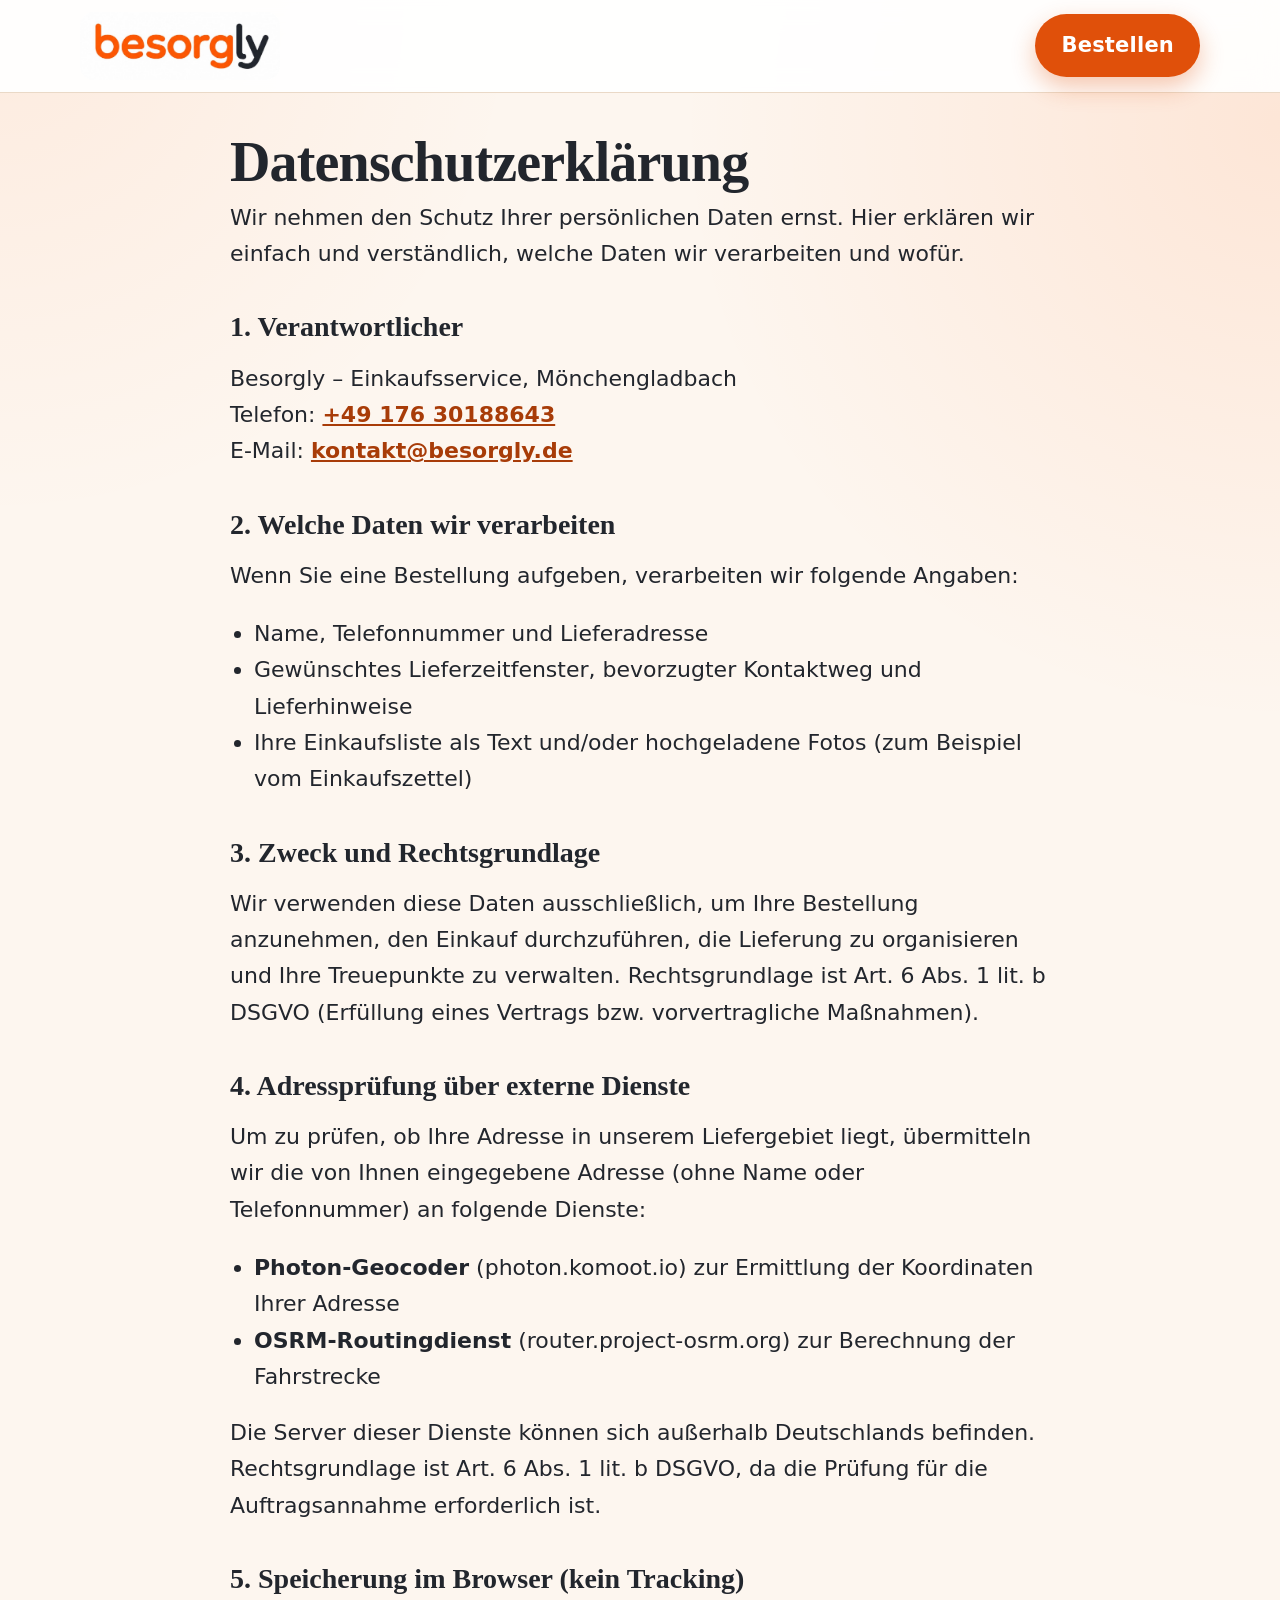
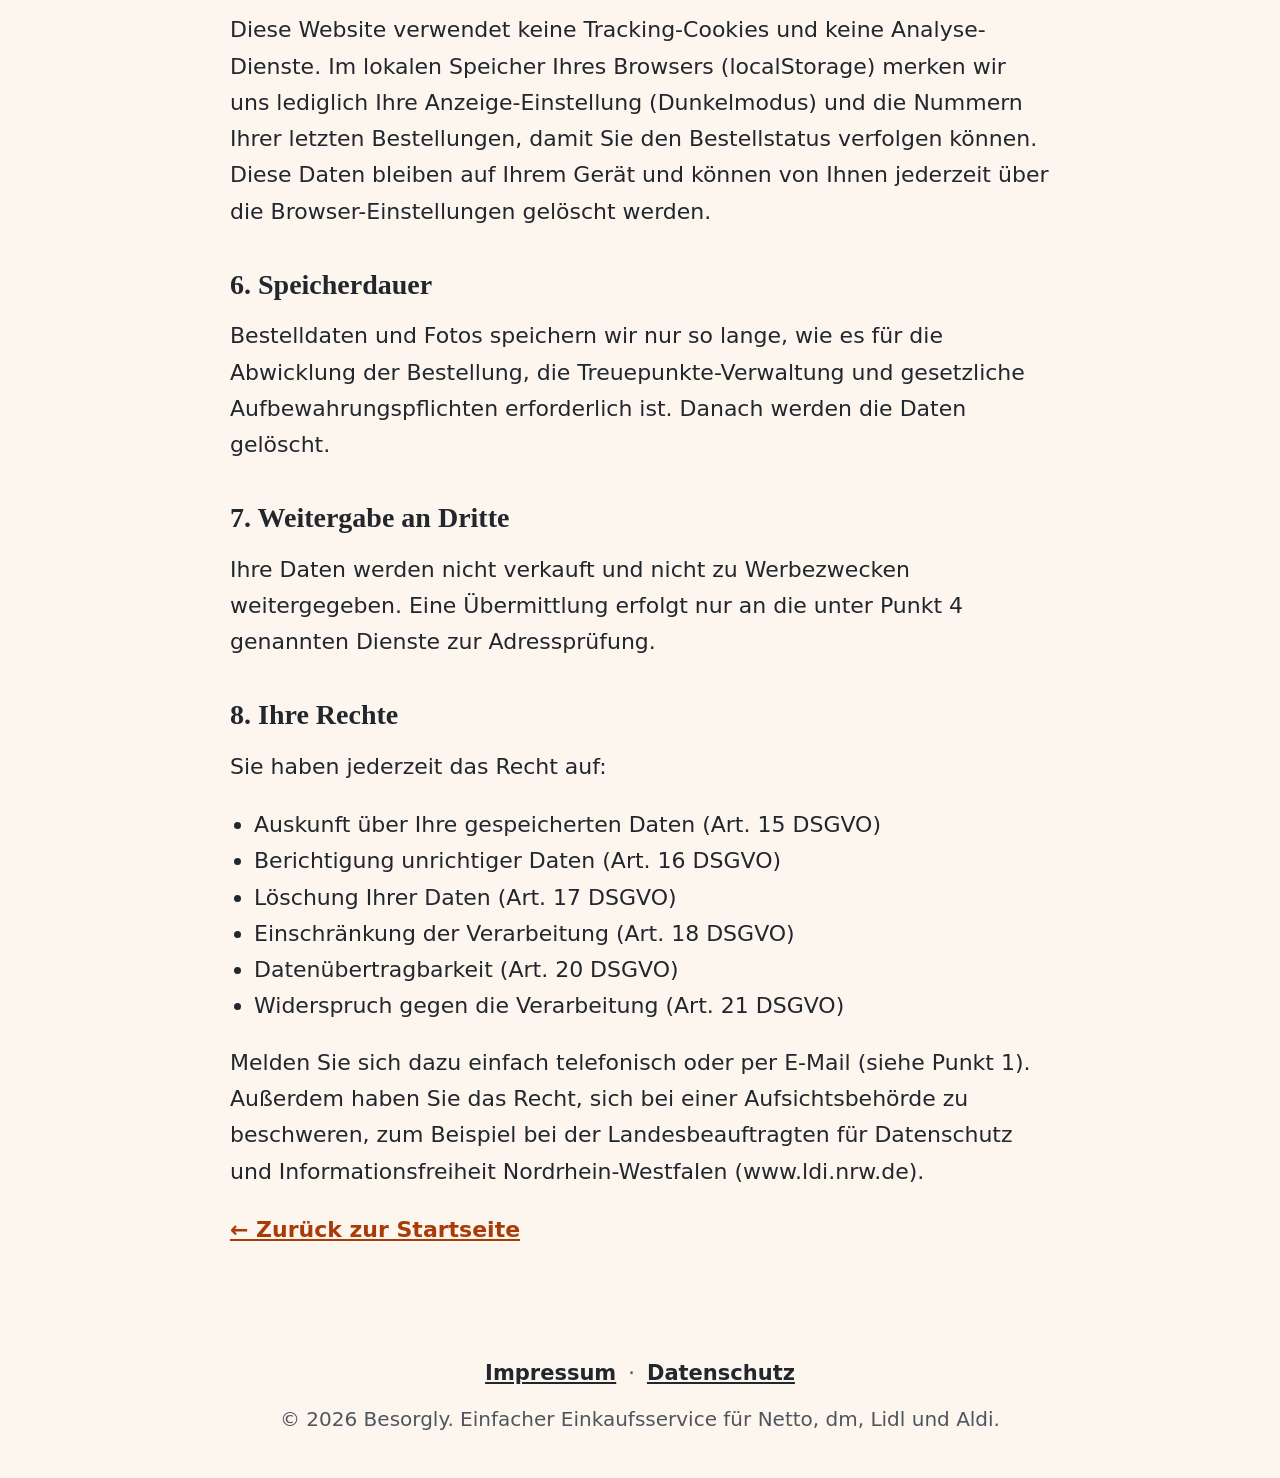
<file: datenschutz.html>
<!DOCTYPE html>
<html lang="de">
<head>
    <meta charset="UTF-8">
    <meta name="viewport" content="width=device-width, initial-scale=1.0">
    <meta name="robots" content="noindex">
    <title>Datenschutzerklärung | Besorgly</title>
    <link rel="stylesheet" href="styles.css?v=panel-cleanup-20260615">
</head>
<body>
    <header class="top-header" id="top">
        <div class="header-inner">
            <a class="brand" href="index.html" aria-label="Besorgly Startseite">
                <img class="brand-logo" src="besorgly-logo.jpg?v=besorgly-brand-20260608" alt="Besorgly">
            </a>
            <div class="header-actions">
                <a class="quick-order" href="index.html#bestellen">Bestellen</a>
            </div>
        </div>
    </header>

    <main class="legal-page">
        <h1>Datenschutzerklärung</h1>
        <p class="legal-intro">
            Wir nehmen den Schutz Ihrer persönlichen Daten ernst. Hier erklären wir einfach und
            verständlich, welche Daten wir verarbeiten und wofür.
        </p>

        <section>
            <h2>1. Verantwortlicher</h2>
            <p>
                Besorgly – Einkaufsservice, Mönchengladbach<br>
                Telefon: <a class="legal-link" href="tel:+4917630188643">+49 176 30188643</a><br>
                E-Mail: <a class="legal-link" href="mailto:kontakt@besorgly.de">kontakt@besorgly.de</a>
            </p>
        </section>

        <section>
            <h2>2. Welche Daten wir verarbeiten</h2>
            <p>Wenn Sie eine Bestellung aufgeben, verarbeiten wir folgende Angaben:</p>
            <ul>
                <li>Name, Telefonnummer und Lieferadresse</li>
                <li>Gewünschtes Lieferzeitfenster, bevorzugter Kontaktweg und Lieferhinweise</li>
                <li>Ihre Einkaufsliste als Text und/oder hochgeladene Fotos (zum Beispiel vom Einkaufszettel)</li>
            </ul>
        </section>

        <section>
            <h2>3. Zweck und Rechtsgrundlage</h2>
            <p>
                Wir verwenden diese Daten ausschließlich, um Ihre Bestellung anzunehmen, den Einkauf
                durchzuführen, die Lieferung zu organisieren und Ihre Treuepunkte zu verwalten.
                Rechtsgrundlage ist Art. 6 Abs. 1 lit. b DSGVO (Erfüllung eines Vertrags bzw.
                vorvertragliche Maßnahmen).
            </p>
        </section>

        <section>
            <h2>4. Adressprüfung über externe Dienste</h2>
            <p>
                Um zu prüfen, ob Ihre Adresse in unserem Liefergebiet liegt, übermitteln wir die von
                Ihnen eingegebene Adresse (ohne Name oder Telefonnummer) an folgende Dienste:
            </p>
            <ul>
                <li><strong>Photon-Geocoder</strong> (photon.komoot.io) zur Ermittlung der Koordinaten Ihrer Adresse</li>
                <li><strong>OSRM-Routingdienst</strong> (router.project-osrm.org) zur Berechnung der Fahrstrecke</li>
            </ul>
            <p>
                Die Server dieser Dienste können sich außerhalb Deutschlands befinden. Rechtsgrundlage
                ist Art. 6 Abs. 1 lit. b DSGVO, da die Prüfung für die Auftragsannahme erforderlich ist.
            </p>
        </section>

        <section>
            <h2>5. Speicherung im Browser (kein Tracking)</h2>
            <p>
                Diese Website verwendet keine Tracking-Cookies und keine Analyse-Dienste. Im lokalen
                Speicher Ihres Browsers (localStorage) merken wir uns lediglich Ihre Anzeige-Einstellung
                (Dunkelmodus) und die Nummern Ihrer letzten Bestellungen, damit Sie den Bestellstatus
                verfolgen können. Diese Daten bleiben auf Ihrem Gerät und können von Ihnen jederzeit
                über die Browser-Einstellungen gelöscht werden.
            </p>
        </section>

        <section>
            <h2>6. Speicherdauer</h2>
            <p>
                Bestelldaten und Fotos speichern wir nur so lange, wie es für die Abwicklung der
                Bestellung, die Treuepunkte-Verwaltung und gesetzliche Aufbewahrungspflichten
                erforderlich ist. Danach werden die Daten gelöscht.
            </p>
        </section>

        <section>
            <h2>7. Weitergabe an Dritte</h2>
            <p>
                Ihre Daten werden nicht verkauft und nicht zu Werbezwecken weitergegeben. Eine
                Übermittlung erfolgt nur an die unter Punkt 4 genannten Dienste zur Adressprüfung.
            </p>
        </section>

        <section>
            <h2>8. Ihre Rechte</h2>
            <p>Sie haben jederzeit das Recht auf:</p>
            <ul>
                <li>Auskunft über Ihre gespeicherten Daten (Art. 15 DSGVO)</li>
                <li>Berichtigung unrichtiger Daten (Art. 16 DSGVO)</li>
                <li>Löschung Ihrer Daten (Art. 17 DSGVO)</li>
                <li>Einschränkung der Verarbeitung (Art. 18 DSGVO)</li>
                <li>Datenübertragbarkeit (Art. 20 DSGVO)</li>
                <li>Widerspruch gegen die Verarbeitung (Art. 21 DSGVO)</li>
            </ul>
            <p>
                Melden Sie sich dazu einfach telefonisch oder per E-Mail (siehe Punkt 1). Außerdem
                haben Sie das Recht, sich bei einer Aufsichtsbehörde zu beschweren, zum Beispiel bei der
                Landesbeauftragten für Datenschutz und Informationsfreiheit Nordrhein-Westfalen
                (www.ldi.nrw.de).
            </p>
        </section>

        <p><a class="legal-link" href="index.html">← Zurück zur Startseite</a></p>
    </main>

    <footer class="footer">
        <nav class="footer-links" aria-label="Rechtliches">
            <a href="impressum.html">Impressum</a>
            <span aria-hidden="true">·</span>
            <a href="datenschutz.html">Datenschutz</a>
        </nav>
        <p>© 2026 Besorgly. Einfacher Einkaufsservice für Netto, dm, Lidl und Aldi.</p>
    </footer>
</body>
</html>
</file>
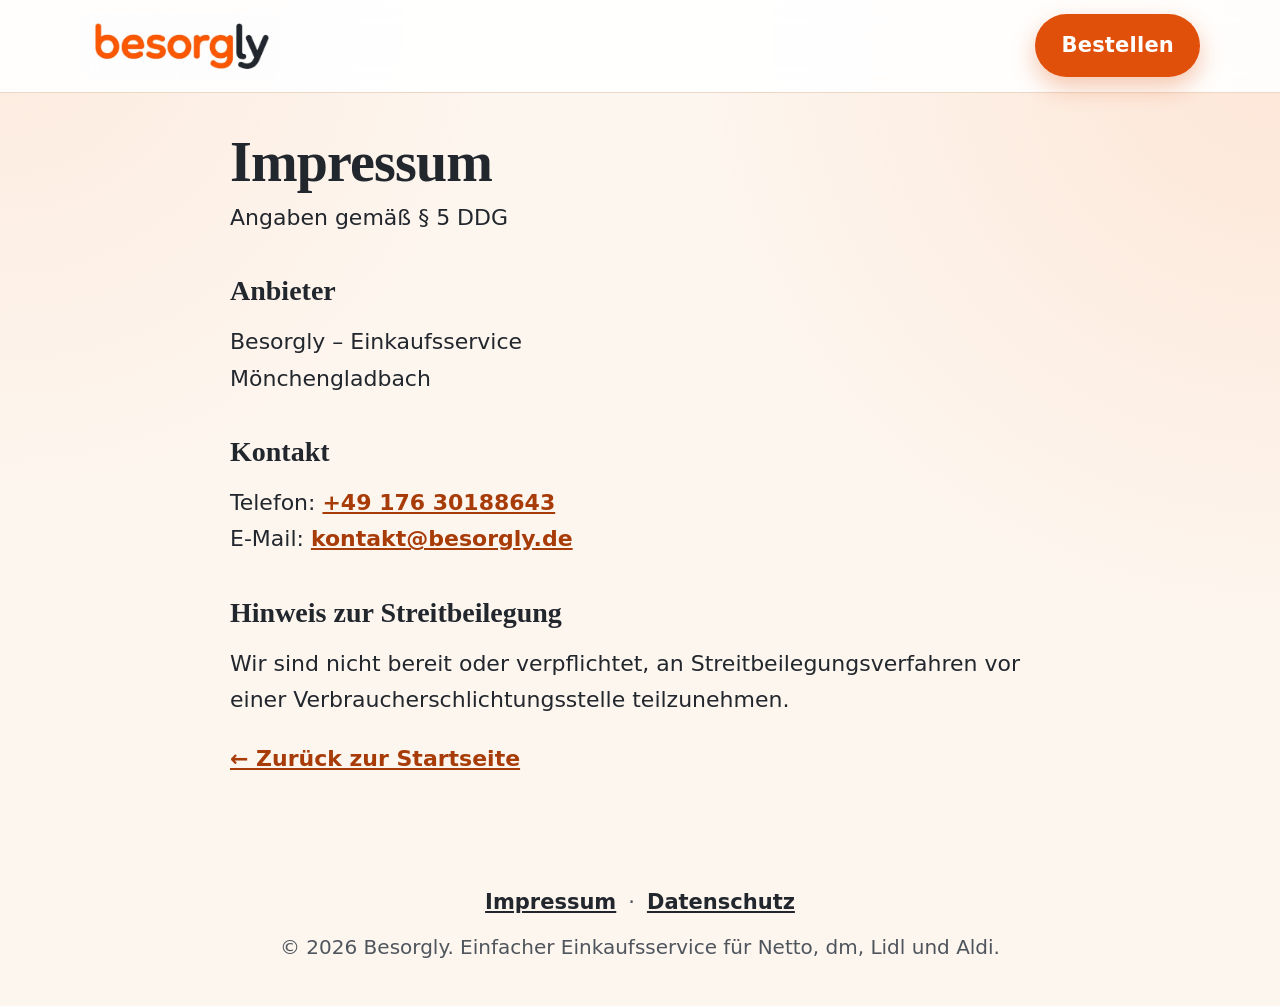
<file: impressum.html>
<!DOCTYPE html>
<html lang="de">
<head>
    <meta charset="UTF-8">
    <meta name="viewport" content="width=device-width, initial-scale=1.0">
    <meta name="robots" content="noindex">
    <title>Impressum | Besorgly</title>
    <link rel="stylesheet" href="styles.css?v=panel-cleanup-20260615">
</head>
<body>
    <header class="top-header" id="top">
        <div class="header-inner">
            <a class="brand" href="index.html" aria-label="Besorgly Startseite">
                <img class="brand-logo" src="besorgly-logo.jpg?v=besorgly-brand-20260608" alt="Besorgly">
            </a>
            <div class="header-actions">
                <a class="quick-order" href="index.html#bestellen">Bestellen</a>
            </div>
        </div>
    </header>

    <main class="legal-page">
        <h1>Impressum</h1>
        <p class="legal-intro">Angaben gemäß § 5 DDG</p>

        <section>
            <h2>Anbieter</h2>
            <p>
                Besorgly – Einkaufsservice<br>
                Mönchengladbach
            </p>
        </section>

        <section>
            <h2>Kontakt</h2>
            <p>
                Telefon: <a class="legal-link" href="tel:+4917630188643">+49 176 30188643</a><br>
                E-Mail: <a class="legal-link" href="mailto:kontakt@besorgly.de">kontakt@besorgly.de</a>
            </p>
        </section>

        <section>
            <h2>Hinweis zur Streitbeilegung</h2>
            <p>
                Wir sind nicht bereit oder verpflichtet, an Streitbeilegungsverfahren vor einer
                Verbraucherschlichtungsstelle teilzunehmen.
            </p>
        </section>

        <p><a class="legal-link" href="index.html">← Zurück zur Startseite</a></p>
    </main>

    <footer class="footer">
        <nav class="footer-links" aria-label="Rechtliches">
            <a href="impressum.html">Impressum</a>
            <span aria-hidden="true">·</span>
            <a href="datenschutz.html">Datenschutz</a>
        </nav>
        <p>© 2026 Besorgly. Einfacher Einkaufsservice für Netto, dm, Lidl und Aldi.</p>
    </footer>
</body>
</html>
</file>
<file: styles.css>
/* ============================================================
   Besorgly – Orange (Logo-Look), seniorenfreundlich
   Logo-Farben: Orange #fd5701 ("besorg") + Anthrazit #22262d ("ly").
   Schwerpunkt: große, gut lesbare Schrift, hoher Kontrast,
   ruhige Linienführung, klare Schritte, große Tippflächen.
   ============================================================ */

:root {
    --page: #fdf6ef;
    --surface: #ffffff;
    --surface-soft: #fcefe4;
    --ink: #22262d;            /* Logo-Anthrazit – Überschriften & Text */
    --text: #22262d;
    --muted: #4f555d;          /* dunkleres Grau für besseren Kontrast */
    --primary: #e0500a;        /* kräftiges Orange für Flächen mit weißem Text */
    --primary-bright: #fd5701; /* Logo-Orange für Akzente, Ränder, Zahlen */
    --primary-dark: #a83c08;   /* Orange-Text auf Hell, Hover */
    --primary-soft: #ffe6d6;
    --accent: #fd5701;
    --accent-dark: #a83c08;
    --accent-soft: #ffe6d6;
    --warning: #b3402f;
    --warning-soft: #fbeae5;
    --border: #ead9c7;
    --border-strong: #d3c0a8;
    --focus: #fd5701;
    --shadow: 0 1px 2px rgba(34, 38, 45, 0.05), 0 18px 44px rgba(34, 38, 45, 0.10);
    --shadow-soft: 0 1px 2px rgba(34, 38, 45, 0.04), 0 10px 26px rgba(34, 38, 45, 0.07);
    --radius: 20px;
    --radius-small: 14px;
    --field-height: 64px;
    --font-display: Georgia, "Times New Roman", "Noto Serif", serif;
    --font-body: "Segoe UI", system-ui, -apple-system, Arial, sans-serif;
}

body.dark-mode {
    --page: #14110d;
    --surface: #201a15;
    --surface-soft: #2a2018;
    --ink: #f6efe7;
    --text: #f6efe7;
    --muted: #c6b9aa;
    --primary: #ff6a1f;
    --primary-bright: #ff7d3a;
    --primary-dark: #ffb184;
    --primary-soft: #3a2113;
    --accent: #ff7d3a;
    --accent-dark: #ffb184;
    --accent-soft: #3a2113;
    --warning: #ff9d8a;
    --warning-soft: #341c15;
    --border: #392f26;
    --border-strong: #504336;
    --focus: #ff7d3a;
    --shadow: 0 1px 2px rgba(0, 0, 0, 0.4), 0 18px 48px rgba(0, 0, 0, 0.5);
    --shadow-soft: 0 1px 2px rgba(0, 0, 0, 0.35), 0 10px 28px rgba(0, 0, 0, 0.42);
}

* {
    box-sizing: border-box;
}

[hidden] {
    display: none !important;
}

html {
    scroll-behavior: smooth;
    font-size: 20px;           /* größere Grundschrift für Seniorinnen und Senioren */
}

body {
    margin: 0;
    min-height: 100vh;
    color: var(--text);
    background:
        radial-gradient(circle at 0% 0%, rgba(253, 87, 1, 0.07), transparent 26rem),
        radial-gradient(circle at 100% 4%, rgba(253, 87, 1, 0.10), transparent 30rem),
        var(--page);
    font-family: var(--font-body);
    line-height: 1.65;
}

body.dark-mode {
    background:
        radial-gradient(circle at 0% 0%, rgba(255, 106, 31, 0.08), transparent 26rem),
        radial-gradient(circle at 100% 4%, rgba(255, 106, 31, 0.06), transparent 28rem),
        var(--page);
}

body.dark-mode input,
body.dark-mode select,
body.dark-mode textarea {
    background: #18130f;
    color: var(--text);
    border-color: var(--border-strong);
}

button,
input,
select,
textarea {
    font: inherit;
}

a {
    color: inherit;
    text-decoration: none;
}

:focus-visible {
    outline: 4px solid var(--focus);
    outline-offset: 3px;
    border-radius: 6px;
}

/* ---------- Kopfzeile ---------- */

.top-header {
    position: sticky;
    top: 0;
    z-index: 20;
    border-bottom: 1px solid var(--border);
    background: color-mix(in srgb, var(--surface) 92%, transparent);
    backdrop-filter: blur(14px);
}

body.dark-mode .top-header {
    border-bottom-color: var(--border);
    background: rgba(20, 17, 13, 0.92);
}

.header-inner,
.hero,
.cost-section,
.loyalty-section,
.order-section,
.footer {
    width: min(1120px, calc(100% - 32px));
    margin: 0 auto;
}

.header-inner {
    display: flex;
    align-items: center;
    justify-content: space-between;
    gap: 14px;
    padding: 12px 0;
}

.brand {
    display: inline-flex;
    align-items: center;
    color: var(--text);
    font-weight: 800;
}

.brand-logo {
    display: block;
    width: clamp(140px, 16vw, 200px);
    height: auto;
    border-radius: 14px;
}

.header-actions,
.hero-buttons,
.modal-actions {
    display: flex;
    flex-wrap: wrap;
    gap: 10px;
}

/* ---------- Buttons ---------- */

.contrast-toggle,
.quick-order,
.button {
    display: inline-flex;
    align-items: center;
    justify-content: center;
    gap: 0.45em;
    min-height: 58px;
    padding: 14px 26px;
    border-radius: 999px;
    font-size: 1.05rem;
    font-weight: 800;
    letter-spacing: 0.01em;
    cursor: pointer;
    transition: transform 0.15s ease, box-shadow 0.15s ease, background-color 0.15s ease;
}

.contrast-toggle,
.button-secondary {
    border: 2px solid var(--primary);
    background: var(--surface);
    color: var(--primary-dark);
}

.contrast-toggle:hover,
.button-secondary:hover {
    background: var(--primary-soft);
}

.contrast-toggle[aria-pressed="true"] {
    background: var(--primary);
    color: #ffffff;
}

body.dark-mode .contrast-toggle[aria-pressed="true"] {
    color: #1a1208;
}

.quick-order {
    border: 0;
    background: var(--primary);
    color: #ffffff;
    box-shadow: 0 10px 24px rgba(224, 80, 10, 0.32);
}

body.dark-mode .quick-order {
    color: #1a1208;
}

.button {
    border: 0;
    text-align: center;
}

.button-primary,
.button-success {
    background: linear-gradient(160deg, var(--primary-bright), var(--primary));
    color: #ffffff;
    box-shadow: 0 12px 26px rgba(224, 80, 10, 0.32);
}

body.dark-mode .button-primary,
body.dark-mode .button-success {
    color: #1a1208;
}

.button-primary:hover,
.button-success:hover,
.quick-order:hover {
    transform: translateY(-2px);
}

.button-secondary {
    border: 2px solid var(--primary);
}

.button:disabled {
    cursor: not-allowed;
    opacity: 0.55;
    transform: none;
}

.full-width {
    width: 100%;
}

.visually-hidden {
    position: absolute;
    width: 1px;
    height: 1px;
    overflow: hidden;
    clip: rect(0, 0, 0, 0);
    white-space: nowrap;
}

/* ---------- Typografie ---------- */

h1,
h2,
h3,
h4,
p {
    margin-top: 0;
}

h1,
.section-title h2,
.market-notice h2,
.important-box h2,
.modal-card h2 {
    font-family: var(--font-display);
    font-weight: 700;
    letter-spacing: -0.015em;
    color: var(--ink);          /* Anthrazit – beste Lesbarkeit */
}

h1 {
    max-width: 800px;
    margin-bottom: 18px;
    font-size: clamp(2.5rem, 6vw, 4.2rem);
    line-height: 1.06;
}

/* ---------- Hero ---------- */

.hero {
    display: grid;
    grid-template-columns: minmax(0, 1fr) minmax(320px, 420px);
    gap: 26px;
    align-items: stretch;
    padding: 46px 0 26px;
}

.hero-content,
.important-box,
.panel,
.cost-card {
    border: 1px solid var(--border);
    border-radius: var(--radius);
    background: var(--surface);
    box-shadow: var(--shadow-soft);
}

.hero-content {
    position: relative;
    overflow: hidden;
    padding: clamp(26px, 5vw, 46px);
    border-top: 6px solid var(--primary);
}

.service-label,
.section-title span {
    display: inline-block;
    margin: 0 0 16px;
    color: var(--accent-dark);
    font-size: 0.95rem;
    font-weight: 900;
    letter-spacing: 0.12em;
    text-transform: uppercase;
}

.hero-text {
    max-width: 680px;
    margin-bottom: 28px;
    color: var(--muted);
    font-size: clamp(1.25rem, 2.3vw, 1.55rem);
    line-height: 1.55;
}

.important-box {
    padding: 26px;
    border-top: 6px solid var(--accent);
    background: linear-gradient(180deg, var(--accent-soft) 0%, var(--surface) 55%);
}

body.dark-mode .important-box {
    background: linear-gradient(180deg, var(--accent-soft) 0%, var(--surface) 65%);
}

.important-box h2 {
    margin-bottom: 16px;
    font-size: 1.7rem;
}

.important-box ul {
    display: grid;
    gap: 16px;
    margin: 0;
    padding: 0;
    list-style: none;
}

.important-box li {
    position: relative;
    padding-left: 40px;
    font-size: 1.12rem;
    line-height: 1.5;
}

.important-box li::before {
    content: "✓";
    position: absolute;
    left: 0;
    top: -1px;
    display: inline-grid;
    width: 28px;
    height: 28px;
    place-items: center;
    border-radius: 999px;
    background: var(--primary);
    color: #ffffff;
    font-size: 0.95rem;
    font-weight: 900;
}

body.dark-mode .important-box li::before {
    color: #1a1208;
}

/* ---------- Abschnitte ---------- */

.cost-section,
.loyalty-section,
.order-section {
    padding: 30px 0;
}

.section-title {
    margin-bottom: 22px;
}

.section-title h2 {
    margin-bottom: 8px;
    font-size: clamp(1.9rem, 4vw, 3rem);
    line-height: 1.12;
}

.section-title p {
    color: var(--muted);
    font-size: 1.15rem;
}

.cost-cards {
    display: grid;
    grid-template-columns: repeat(4, minmax(0, 1fr));
    gap: 16px;
}

.cost-card {
    padding: 24px;
    border-bottom: 5px solid var(--primary-soft);
    transition: transform 0.18s ease;
}

.cost-card:hover {
    transform: translateY(-3px);
}

.card-number {
    display: block;
    margin-bottom: 8px;
    color: var(--primary-bright);
    font-family: var(--font-display);
    font-size: 2.7rem;
    font-weight: 700;
    line-height: 1;
}

.cost-card h3,
.panel-title h3 {
    margin-bottom: 8px;
    font-size: 1.45rem;
    line-height: 1.2;
}

.cost-card p,
.panel-title p,
.fee-note,
.item-details {
    color: var(--muted);
    font-size: 1.08rem;
}

/* ---------- Treuepunkte ---------- */

.loyalty-grid {
    display: grid;
    grid-template-columns: minmax(280px, 0.9fr) minmax(320px, 1.1fr);
    gap: 22px;
    align-items: stretch;
}

.loyalty-card {
    padding: clamp(22px, 4vw, 30px);
    border: 1px solid var(--border);
    border-top: 6px solid var(--accent);
    border-radius: var(--radius);
    background: var(--surface);
    box-shadow: var(--shadow-soft);
}

.loyalty-card h3 {
    margin-bottom: 10px;
    font-size: 1.5rem;
}

.loyalty-card p {
    margin-bottom: 0;
    color: var(--muted);
    font-size: 1.12rem;
    font-weight: 600;
}

.loyalty-form {
    box-shadow: var(--shadow-soft);
}

.loyalty-result {
    margin-top: 18px;
    padding: 18px;
    border: 2px solid var(--primary);
    border-radius: var(--radius-small);
    background: var(--primary-soft);
    color: var(--text);
}

.loyalty-result h4 {
    margin-bottom: 8px;
    font-size: 1.3rem;
}

.loyalty-result p {
    margin-bottom: 8px;
    font-size: 1.08rem;
    font-weight: 600;
}

.loyalty-progress {
    overflow: hidden;
    height: 28px;
    margin: 14px 0;
    border-radius: 999px;
    background: var(--surface);
    border: 1px solid var(--border-strong);
}

.loyalty-progress span {
    display: block;
    height: 100%;
    border-radius: 999px;
    background: linear-gradient(90deg, var(--primary-bright), var(--primary));
}

/* ---------- Hinweis-Banner ---------- */

.market-notice {
    display: grid;
    grid-template-columns: auto 1fr;
    gap: 18px;
    width: min(1120px, calc(100% - 32px));
    margin: 28px auto;
    padding: clamp(20px, 4vw, 30px);
    border: 1px solid var(--border);
    border-left: 8px solid var(--accent);
    border-radius: var(--radius);
    background: var(--surface);
    box-shadow: var(--shadow-soft);
}

.notice-icon {
    display: grid;
    width: 56px;
    height: 56px;
    place-items: center;
    border-radius: 18px;
    background: var(--accent-soft);
    font-size: 1.6rem;
}

.market-notice h2 {
    margin-bottom: 10px;
    font-size: clamp(1.5rem, 3vw, 2rem);
}

.market-notice p {
    margin-bottom: 10px;
    color: var(--text);
    font-size: 1.12rem;
}

.market-notice p:last-child {
    margin-bottom: 0;
}

/* ---------- Bestellbereich (linearer Ablauf) ---------- */

.order-grid {
    display: grid;
    grid-template-columns: 1fr;     /* eine Spalte: von oben nach unten ausfüllen */
    gap: 22px;
    align-items: start;
}

.forms-column {
    display: grid;
    gap: 22px;
}

.panel {
    padding: clamp(22px, 4vw, 32px);
}

.panel-title {
    display: grid;
    grid-template-columns: auto 1fr;
    gap: 18px;
    align-items: center;
    margin-bottom: 24px;
}

.step-badge {
    display: grid;
    width: 58px;
    height: 58px;
    place-items: center;
    border-radius: 999px;
    background: var(--primary);
    color: #ffffff;
    font-family: var(--font-display);
    font-size: 1.55rem;
    font-weight: 700;
}

body.dark-mode .step-badge {
    color: #1a1208;
}

/* ---------- Formularfelder (groß & kontrastreich) ---------- */

.field-grid {
    display: grid;
    grid-template-columns: repeat(2, minmax(0, 1fr));
    gap: 20px;
}

.field {
    display: grid;
    gap: 9px;
    margin-bottom: 20px;
}

.field-grid .field {
    margin-bottom: 0;
}

.field-wide {
    grid-column: 1 / -1;
}

.field span,
.field-label,
.choice-group legend {
    color: var(--text);
    font-size: 1.18rem;
    font-weight: 800;
}

.field-help {
    color: var(--muted);
    font-size: 1.04rem;
    font-weight: 600;
    line-height: 1.5;
}

.address-check-row {
    display: grid;
    grid-template-columns: minmax(0, 1fr) auto;
    gap: 12px;
    align-items: stretch;
}

.address-check-row .button {
    min-height: var(--field-height);
    border: 2px solid var(--primary);
    border-radius: var(--radius-small);
    white-space: nowrap;
}

.address-check-result {
    padding: 15px 18px;
    border: 2px solid var(--border-strong);
    border-radius: var(--radius-small);
    background: var(--surface-soft);
    color: var(--text);
    font-size: 1.06rem;
    font-weight: 700;
}

.address-check-result.success {
    border-color: var(--primary);
    background: var(--primary-soft);
}

.address-check-result.error {
    border-color: var(--warning);
    background: var(--warning-soft);
    color: var(--warning);
}

.deposit-check-result {
    padding: 16px;
    border: 2px solid var(--accent);
    border-radius: var(--radius-small);
    background: var(--accent-soft);
    color: var(--text);
    font-size: 1.05rem;
    font-weight: 650;
    line-height: 1.55;
}

.deposit-check-result.returning {
    border-color: var(--primary);
    background: var(--primary-soft);
}

.deposit-check-result h4 {
    margin: 0 0 8px;
    font-size: 1.2rem;
}

.deposit-check-result p {
    margin: 0 0 8px;
}

.deposit-check-result a {
    display: inline-flex;
    align-items: center;
    min-height: 48px;
    margin: 5px 0;
    padding: 8px 16px;
    border-radius: 999px;
    background: var(--primary);
    color: #ffffff;
    font-weight: 800;
}

body.dark-mode .deposit-check-result a {
    color: #1a1208;
}

.payment-line {
    display: block;
    overflow-wrap: anywhere;
}

input,
select,
textarea {
    width: 100%;
    min-height: var(--field-height);
    padding: 15px 18px;
    border: 2px solid var(--border-strong);
    border-radius: var(--radius-small);
    background: #ffffff;
    color: var(--text);
    font-size: 1.15rem;
    transition: border-color 0.15s ease, box-shadow 0.15s ease;
}

input:hover,
select:hover,
textarea:hover {
    border-color: var(--primary);
}

input:focus,
select:focus,
textarea:focus {
    border-color: var(--primary);
    box-shadow: 0 0 0 4px var(--primary-soft);
}

textarea {
    min-height: 120px;
    resize: vertical;
}

input::placeholder,
textarea::placeholder {
    color: #6f756d;
}

body.dark-mode input::placeholder,
body.dark-mode textarea::placeholder {
    color: #c4cdc4;
}

/* ---------- Eingabe-Art (Foto / Produkte) ---------- */

.choice-group {
    display: grid;
    gap: 14px;
    margin: 22px 0 18px;
    padding: 0;
    border: 0;
}

.entry-mode-choice {
    display: grid;
    gap: 14px;
    margin: 0 0 18px;
    padding: 0;
    border: 0;
}

.entry-mode-choice legend {
    margin-bottom: 10px;
    color: var(--text);
    font-size: 1.22rem;
    font-weight: 900;
}

.entry-mode-card {
    display: grid;
    grid-template-columns: auto 1fr;
    gap: 16px;
    align-items: start;
    padding: 20px;
    border: 2px solid var(--border-strong);
    border-radius: var(--radius);
    background: var(--surface);
    cursor: pointer;
    transition: border-color 0.15s ease, background-color 0.15s ease;
}

.entry-mode-card:hover {
    border-color: var(--primary);
}

.entry-mode-card:has(input:checked) {
    border-color: var(--primary);
    background: var(--primary-soft);
    box-shadow: inset 0 0 0 2px var(--primary);
}

.entry-mode-card input {
    width: 32px;
    height: 32px;
    min-height: auto;
    margin-top: 3px;
    accent-color: var(--primary);
}

.entry-mode-card strong,
.entry-mode-card small {
    display: block;
}

.entry-mode-card strong {
    font-size: 1.2rem;
}

.entry-mode-card small {
    margin-top: 6px;
    color: var(--muted);
    font-size: 1.04rem;
    font-weight: 600;
}

.entry-mode-panel {
    display: grid;
    gap: 14px;
    padding: 20px;
    border: 1px solid var(--border);
    border-radius: var(--radius);
    background: var(--surface-soft);
}

.entry-mode-panel h4 {
    margin: 0;
    font-size: 1.3rem;
}

.entry-mode-panel[hidden] {
    display: none;
}

/* ---------- Produktzeilen ---------- */

.product-rows {
    display: grid;
    gap: 18px;
    margin-bottom: 18px;
}

.product-row {
    display: grid;
    gap: 16px;
    padding: 20px;
    border: 1px solid var(--border);
    border-left: 6px solid var(--primary);
    border-radius: var(--radius);
    background: var(--surface);
}

.product-row-head {
    display: flex;
    align-items: center;
    justify-content: space-between;
    gap: 12px;
}

.product-row-head strong {
    font-family: var(--font-display);
    font-size: 1.35rem;
}

.remove-product-row {
    min-height: 48px;
    padding: 8px 18px;
    border: 2px solid var(--warning);
    border-radius: 999px;
    background: var(--warning-soft);
    color: var(--warning);
    cursor: pointer;
    font-weight: 800;
}

.product-fields {
    display: grid;
    grid-template-columns: minmax(0, 1.3fr) minmax(120px, 0.7fr);
    gap: 16px;
}

.product-note-field {
    margin: 0;
}

.product-photo-area {
    display: grid;
    gap: 12px;
    padding: 16px;
    border: 2px dashed var(--border-strong);
    border-radius: var(--radius-small);
    background: var(--surface-soft);
}

.product-photo-button {
    display: flex;
    align-items: center;
    justify-content: center;
    min-height: 62px;
    padding: 14px;
    border-radius: 999px;
    background: var(--primary);
    color: #ffffff;
    cursor: pointer;
    font-size: 1.08rem;
    font-weight: 800;
    text-align: center;
}

.product-photo-choice-menu {
    display: grid;
    grid-template-columns: repeat(2, minmax(0, 1fr));
    gap: 10px;
}

.product-photo-choice-option {
    display: flex;
    align-items: center;
    justify-content: center;
    min-height: 60px;
    padding: 12px;
    border-radius: 999px;
    background: var(--primary);
    color: #ffffff;
    cursor: pointer;
    font-size: 1.04rem;
    font-weight: 800;
    text-align: center;
}

.product-photo-choice-option.secondary {
    border: 2px solid var(--primary);
    background: var(--surface);
    color: var(--primary-dark);
}

body.dark-mode .product-photo-choice-option,
body.dark-mode .product-photo-button {
    color: #1a1208;
}

body.dark-mode .product-photo-choice-option.secondary {
    color: var(--primary-dark);
}

.product-photo-area p {
    margin: 0;
    color: var(--muted);
    font-weight: 700;
}

.product-photo-thumbs {
    display: grid;
    grid-template-columns: repeat(3, minmax(0, 1fr));
    gap: 10px;
}

.product-photo-thumb {
    position: relative;
    overflow: hidden;
    border: 1px solid var(--border);
    border-radius: var(--radius-small);
    background: var(--surface);
}

.product-photo-thumb img {
    display: block;
    width: 100%;
    aspect-ratio: 1;
    object-fit: cover;
}

.remove-product-photo {
    position: absolute;
    top: 6px;
    right: 6px;
    width: 36px;
    height: 36px;
    border: 2px solid var(--warning);
    border-radius: 999px;
    background: #ffffff;
    color: var(--warning);
    cursor: pointer;
    font-size: 1.1rem;
    font-weight: 900;
}

.add-product-button {
    margin-bottom: 18px;
}

.choice-card {
    display: grid;
    grid-template-columns: auto 1fr;
    gap: 14px;
    align-items: start;
    padding: 18px;
    border: 2px solid var(--border-strong);
    border-radius: var(--radius-small);
    background: var(--surface);
    cursor: pointer;
}

.choice-card input {
    width: 30px;
    height: 30px;
    min-height: auto;
    margin: 4px 0 0;
    accent-color: var(--primary);
}

.choice-card strong,
.choice-card small {
    display: block;
}

.choice-card strong {
    font-size: 1.12rem;
}

.choice-card small {
    margin-top: 4px;
    color: var(--muted);
    font-size: 1.02rem;
}

.inline-warning {
    margin: 0 0 18px;
    padding: 16px 18px;
    border: 2px solid var(--warning);
    border-radius: var(--radius-small);
    background: var(--warning-soft);
    color: var(--warning);
    font-size: 1.08rem;
    font-weight: 700;
}

/* ---------- Foto-Bereich ---------- */

.photo-panel {
    background: var(--surface-soft);
}

body.dark-mode .photo-panel {
    background: var(--surface);
}

.photo-help {
    margin-bottom: 18px;
    padding: 16px 18px;
    border-left: 5px solid var(--primary);
    border-radius: 10px;
    background: var(--primary-soft);
    color: var(--text);
    font-size: 1.06rem;
    font-weight: 600;
}

.photo-actions {
    display: grid;
    grid-template-columns: repeat(2, minmax(0, 1fr));
    gap: 14px;
    margin-bottom: 18px;
}

.photo-button {
    display: flex;
    align-items: center;
    justify-content: center;
    min-height: 80px;
    padding: 18px;
    border-radius: var(--radius);
    background: var(--primary);
    color: #ffffff;
    cursor: pointer;
    font-size: 1.18rem;
    font-weight: 800;
    text-align: center;
    box-shadow: 0 10px 24px rgba(224, 80, 10, 0.26);
}

body.dark-mode .photo-button {
    color: #1a1208;
}

.photo-button.secondary {
    border: 2px solid var(--primary);
    background: var(--surface);
    color: var(--primary-dark);
    box-shadow: none;
}

.photo-preview {
    display: grid;
    gap: 14px;
    min-height: 112px;
    padding: 16px;
    border: 2px dashed var(--border-strong);
    border-radius: var(--radius);
    background: var(--surface);
}

.photo-preview p {
    margin: 0;
    color: var(--muted);
    font-weight: 600;
}

.photo-grid,
.modal-photo-grid {
    display: grid;
    grid-template-columns: repeat(2, minmax(0, 1fr));
    gap: 12px;
}

.photo-card {
    display: grid;
    gap: 10px;
    padding: 10px;
    border: 1px solid var(--border);
    border-radius: var(--radius-small);
    background: var(--surface);
    box-shadow: var(--shadow-soft);
}

.photo-card img {
    width: 100%;
    aspect-ratio: 4 / 3;
    object-fit: cover;
    border-radius: 10px;
    border: 1px solid var(--border);
}

.photo-card-name {
    overflow-wrap: anywhere;
    color: var(--muted);
    font-size: 0.96rem;
    font-weight: 600;
}

.remove-photo {
    min-height: 48px;
    border: 2px solid var(--warning);
    border-radius: 999px;
    background: var(--warning-soft);
    color: var(--warning);
    cursor: pointer;
    font-weight: 800;
}

.keep-photo {
    min-height: 48px;
    border: 2px solid var(--primary);
    border-radius: 999px;
    background: var(--primary-soft);
    color: var(--primary-dark);
    cursor: pointer;
    font-weight: 800;
}

.photo-card.is-removed img {
    opacity: 0.4;
}

.photo-card.is-removed .photo-card-name {
    text-decoration: line-through;
}

/* ---------- Bestellung ändern ---------- */

.edit-order-banner {
    display: flex;
    flex-wrap: wrap;
    justify-content: space-between;
    align-items: center;
    gap: 14px;
    margin-bottom: 18px;
    padding: clamp(16px, 3vw, 22px);
    border: 1px solid var(--border);
    border-left: 8px solid var(--primary);
    border-radius: var(--radius);
    background: var(--primary-soft);
    box-shadow: var(--shadow-soft);
}

.edit-order-banner p {
    margin-bottom: 0;
    color: var(--text);
    font-weight: 600;
}

/* ---------- Zusammenfassung / Absenden ---------- */

.summary-panel {
    position: static;
    border-top: 6px solid var(--primary);
}

.empty-state {
    display: grid;
    place-items: center;
    min-height: 180px;
    padding: 18px;
    border: 2px dashed var(--border-strong);
    border-radius: var(--radius);
    color: var(--muted);
    text-align: center;
}

.empty-state span {
    font-size: 2.6rem;
}

.empty-state p {
    margin-bottom: 0;
    font-size: 1.12rem;
}

.item-list {
    display: grid;
    gap: 14px;
}

.photo-summary {
    margin-top: 14px;
    padding: 14px 16px;
    border-left: 5px solid var(--primary);
    border-radius: 10px;
    background: var(--primary-soft);
    color: var(--primary-dark);
    font-weight: 800;
}

.cart-item {
    display: grid;
    grid-template-columns: 1fr auto;
    gap: 12px;
    padding: 16px;
    border: 1px solid var(--border);
    border-radius: var(--radius-small);
    background: var(--surface);
}

.cart-item h4 {
    margin-bottom: 10px;
    font-size: 1.18rem;
}

.item-meta {
    display: flex;
    flex-wrap: wrap;
    gap: 8px;
    margin-bottom: 8px;
}

.badge {
    display: inline-flex;
    align-items: center;
    min-height: 34px;
    padding: 5px 13px;
    border-radius: 999px;
    background: var(--primary-soft);
    color: var(--primary-dark);
    font-size: 0.96rem;
    font-weight: 700;
}

.badge.cheapest {
    background: var(--accent-soft);
    color: var(--accent-dark);
}

.item-details {
    margin-bottom: 0;
}

.remove-item {
    display: grid;
    width: 50px;
    height: 50px;
    place-items: center;
    border: 2px solid var(--warning);
    border-radius: 999px;
    background: var(--warning-soft);
    color: var(--warning);
    cursor: pointer;
    font-size: 1.45rem;
    font-weight: 900;
}

.fee-box {
    display: grid;
    gap: 12px;
    margin: 20px 0;
    padding: 20px;
    border: 1px solid var(--border);
    border-radius: var(--radius-small);
    background: var(--surface-soft);
}

.fee-box h4 {
    margin-bottom: 2px;
    font-family: var(--font-display);
    font-size: 1.35rem;
}

.fee-row {
    display: flex;
    justify-content: space-between;
    gap: 16px;
    padding: 2px 0;
    font-size: 1.08rem;
}

.fee-row strong {
    text-align: right;
}

.fee-row.total {
    margin-top: 8px;
    padding-top: 14px;
    border-top: 2px solid var(--border-strong);
    color: var(--primary-dark);
    font-size: 1.25rem;
    font-weight: 900;
}

.fee-note {
    margin-bottom: 0;
    font-weight: 600;
}

.privacy-note {
    margin: 14px 0 0;
    font-size: 1rem;
    color: var(--muted);
    text-align: center;
}

.privacy-note a {
    color: var(--primary-dark);
    text-decoration: underline;
    font-weight: 700;
}

/* ---------- Bestellstatus (schwebendes Panel) ---------- */

.order-status-section {
    position: fixed;
    right: 18px;
    bottom: 18px;
    z-index: 45;
    width: min(420px, calc(100vw - 36px));
    margin: 0;
    scroll-margin: 0;
}

.order-status-section:focus {
    outline: 0;
}

/* Eingeklappt: nur eine kompakte Schaltfläche. Erst beim Antippen öffnet sich die Liste. */
.status-panel-toggle {
    display: flex;
    align-items: center;
    width: 100%;
    min-height: 68px;
    gap: 12px;
    padding: 12px 16px;
    border: 2px solid var(--primary);
    border-radius: var(--radius);
    background: var(--surface);
    color: var(--text);
    box-shadow: var(--shadow);
    cursor: pointer;
    text-align: left;
}

.status-panel-icon {
    display: inline-flex;
    align-items: center;
    justify-content: center;
    flex: 0 0 44px;
    width: 44px;
    height: 44px;
    border-radius: 14px;
    background: var(--primary-soft);
    font-size: 1.55rem;
}

.status-panel-text {
    display: grid;
    gap: 2px;
    flex: 1;
    min-width: 0;
}

.status-panel-text strong {
    font-size: 1.12rem;
    font-weight: 800;
}

.status-panel-text small {
    color: var(--muted);
    font-size: 0.95rem;
    font-weight: 700;
    overflow: hidden;
    text-overflow: ellipsis;
    white-space: nowrap;
}

.status-panel-count {
    display: inline-flex;
    align-items: center;
    justify-content: center;
    flex: 0 0 36px;
    width: 36px;
    height: 36px;
    border-radius: 999px;
    background: var(--primary);
    color: #ffffff;
    font-size: 1rem;
    font-weight: 800;
}

body.dark-mode .status-panel-count {
    color: #1a1208;
}

.order-status-section.has-deposit-alert .status-panel-toggle {
    border-color: var(--accent);
    background: var(--accent-soft);
}

.order-status-section.has-deposit-alert .status-panel-icon,
.order-status-section.has-deposit-alert .status-panel-count {
    background: var(--accent);
    color: #1a1208;
}

.order-status-section.has-deposit-alert .status-panel-text strong,
.order-status-section.has-deposit-alert .status-panel-text small {
    color: var(--accent-dark);
}

.order-status-section.has-cancelled-alert .status-panel-toggle {
    border-color: var(--warning);
    background: var(--warning-soft);
}

.status-panel-body {
    display: none;
}

/* Ausgeklappt: Karte mit Bestellliste. */
.order-status-section.is-open {
    max-height: min(82vh, 760px);
    overflow: hidden;
    border: 2px solid var(--primary);
    border-radius: var(--radius);
    background: var(--surface);
    box-shadow: var(--shadow);
}

.order-status-section.is-open .status-panel-toggle {
    min-height: 64px;
    border: 0;
    border-bottom: 1px solid var(--border);
    border-radius: 18px 18px 0 0;
    background: var(--surface);
    box-shadow: none;
}

.order-status-section.is-open .status-panel-body {
    display: block;
    max-height: min(70vh, 640px);
    overflow-y: auto;
    padding: 16px;
}

.order-status-section .section-title {
    margin: -16px -16px 14px;
    padding: 12px 16px;
    border-bottom: 1px solid var(--border);
    background: var(--surface);
}

.order-status-section .section-title span {
    margin-bottom: 4px;
    color: var(--accent-dark);
}

.order-status-section .section-title h2 {
    margin-bottom: 4px;
    font-size: clamp(1.15rem, 3vw, 1.35rem);
}

.order-status-section .section-title p {
    font-size: 0.92rem;
    font-weight: 600;
    color: var(--muted);
}

.order-status-list {
    display: grid;
    gap: 14px;
}

.order-status-card {
    display: grid;
    gap: 14px;
    padding: clamp(18px, 3vw, 24px);
    border: 1px solid var(--border);
    border-left: 6px solid var(--primary);
    border-radius: var(--radius-small);
    background: var(--surface);
    box-shadow: var(--shadow-soft);
}

.order-status-card.cancelled {
    border-color: var(--warning);
    border-left-color: var(--warning);
    background: var(--warning-soft);
}

.order-status-top {
    display: flex;
    justify-content: space-between;
    gap: 14px;
    align-items: flex-start;
}

.order-status-top h3 {
    margin-bottom: 6px;
    font-size: 1.22rem;
}

.order-status-top p,
.order-status-card p {
    margin-bottom: 0;
    color: var(--muted);
    font-size: 1.04rem;
    font-weight: 600;
}

.order-status-badge {
    display: inline-flex;
    align-items: center;
    min-height: 38px;
    padding: 7px 14px;
    border-radius: 999px;
    background: var(--accent-soft);
    color: var(--accent-dark);
    font-weight: 800;
    white-space: nowrap;
}

.order-status-badge.accepted,
.order-status-badge.delivered {
    background: var(--primary-soft);
    color: var(--primary-dark);
}

.order-status-badge.shopping {
    background: #e3edff;
    color: #1d4fa6;
}

body.dark-mode .order-status-badge.shopping {
    background: #18253d;
    color: #9ec1ff;
}

.order-status-badge.rejected,
.order-status-badge.cancelled {
    background: var(--warning-soft);
    color: var(--warning);
}

.order-status-actions {
    display: flex;
    flex-wrap: wrap;
    gap: 10px;
}

.cancel-order-button {
    min-height: 50px;
    padding: 10px 20px;
    border: 2px solid var(--warning);
    border-radius: 999px;
    background: var(--warning-soft);
    color: var(--warning);
    cursor: pointer;
    font-weight: 800;
}

.modify-order-button {
    min-height: 50px;
    padding: 10px 20px;
    border: 2px solid var(--primary);
    border-radius: 999px;
    background: var(--primary-soft);
    color: var(--primary-dark);
    cursor: pointer;
    font-weight: 800;
}

.remove-status-button {
    min-height: 50px;
    padding: 10px 20px;
    border: 2px solid var(--border-strong);
    border-radius: 999px;
    background: var(--surface);
    color: var(--text);
    cursor: pointer;
    font-weight: 800;
}

/* ---------- Stornieren: Sicherheitsabfrage ---------- */

.cancel-confirm {
    display: grid;
    gap: 12px;
    padding: 16px;
    border: 2px solid var(--warning);
    border-radius: var(--radius-small);
    background: var(--warning-soft);
}

.cancel-confirm-text {
    margin: 0;
    color: var(--warning);
    font-size: 1.08rem;
    font-weight: 800;
}

.cancel-confirm-actions {
    display: flex;
    flex-wrap: wrap;
    gap: 10px;
}

.confirm-cancel-no {
    min-height: 52px;
    padding: 10px 22px;
    border: 0;
    border-radius: 999px;
    background: var(--primary);
    color: #ffffff;
    cursor: pointer;
    font-weight: 800;
}

body.dark-mode .confirm-cancel-no {
    color: #1a1208;
}

.confirm-cancel-yes {
    min-height: 52px;
    padding: 10px 22px;
    border: 2px solid var(--warning);
    border-radius: 999px;
    background: var(--surface);
    color: var(--warning);
    cursor: pointer;
    font-weight: 800;
}

/* ---------- Anzahlung (Altbestand) ---------- */

.post-submit-deposit-reminder {
    display: flex;
    gap: 16px;
    margin-bottom: 18px;
    padding: clamp(18px, 3vw, 24px);
    border: 2px solid var(--accent);
    border-radius: var(--radius);
    background: var(--accent-soft);
    box-shadow: var(--shadow-soft);
}

.deposit-reminder-icon {
    display: inline-flex;
    align-items: center;
    justify-content: center;
    flex: 0 0 58px;
    width: 58px;
    height: 58px;
    border-radius: 18px;
    background: var(--surface);
    font-size: 2rem;
}

.deposit-reminder-content {
    display: grid;
    gap: 12px;
    min-width: 0;
}

.deposit-reminder-content h3 {
    margin: 0;
    color: var(--accent-dark);
    font-size: clamp(1.4rem, 3vw, 1.8rem);
}

.deposit-reminder-content p {
    margin: 0;
    color: var(--text);
    font-size: 1.1rem;
    font-weight: 700;
}

.deposit-reminder-actions {
    display: flex;
    flex-wrap: wrap;
    gap: 10px;
}

.deposit-reminder-details {
    display: grid;
    gap: 8px;
    padding: 14px;
    border: 1px solid var(--border);
    border-radius: var(--radius-small);
    background: var(--surface);
}

.deposit-reminder-details span {
    overflow-wrap: anywhere;
    font-weight: 700;
}

.deposit-reminder-warning {
    padding: 12px 14px;
    border-radius: 12px;
    background: var(--surface-soft);
}

/* ---------- Kontakt & Fußzeile ---------- */

.contact-section {
    width: min(1120px, calc(100% - 32px));
    margin: 18px auto 0;
    padding: clamp(36px, 6vw, 56px) clamp(20px, 5vw, 56px);
    border: 1px solid var(--border);
    border-radius: var(--radius);
    background: linear-gradient(160deg, var(--primary-bright), var(--primary-dark));
    box-shadow: var(--shadow);
    text-align: center;
}

.contact-section .section-title span {
    color: #ffe6d6;
}

.contact-section .section-title h2 {
    color: #ffffff;
}

.contact-section .section-title p {
    color: rgba(255, 255, 255, 0.9);
}

.contact-actions {
    display: flex;
    flex-wrap: wrap;
    justify-content: center;
    gap: 16px;
    margin-top: 22px;
}

.contact-actions .button-primary {
    background: #ffffff;
    color: var(--primary-dark);
    box-shadow: 0 12px 26px rgba(0, 0, 0, 0.22);
}

.contact-actions .button-secondary {
    border-color: rgba(255, 255, 255, 0.8);
    background: transparent;
    color: #ffffff;
}

.contact-phone {
    font-size: 1.3rem;
}

.footer {
    padding: 30px 0 42px;
    color: var(--muted);
    text-align: center;
}

.footer p {
    margin-bottom: 0;
}

.footer-links {
    display: flex;
    justify-content: center;
    gap: 12px;
    margin-bottom: 12px;
    font-size: 1.05rem;
}

.footer-links a {
    color: var(--text);
    font-weight: 700;
    text-decoration: underline;
}

/* ---------- Rechtliche Seiten ---------- */

.legal-page {
    width: min(820px, calc(100% - 32px));
    margin: 0 auto;
    padding: 40px 0 56px;
}

.legal-page h1 {
    font-size: clamp(2rem, 5vw, 2.8rem);
    margin: 0 0 8px;
}

.legal-page h2 {
    font-family: var(--font-display);
    font-size: 1.4rem;
    margin: 32px 0 10px;
    color: var(--ink);
}

.legal-page p,
.legal-page li {
    font-size: 1.1rem;
    color: var(--text);
}

.legal-page ul {
    padding-left: 24px;
}

.legal-intro {
    color: var(--muted);
    font-size: 1.14rem;
}

.legal-link {
    color: var(--primary-dark);
    font-weight: 700;
    text-decoration: underline;
}

body.dark-mode .privacy-note a,
body.dark-mode .legal-link {
    color: var(--primary-dark);
}

/* ---------- Modal ---------- */

.modal-backdrop {
    position: fixed;
    inset: 0;
    z-index: 50;
    display: grid;
    place-items: center;
    padding: 16px;
    background: rgba(20, 17, 13, 0.66);
    backdrop-filter: blur(3px);
}

.modal-card {
    position: relative;
    width: min(780px, 100%);
    max-height: 92vh;
    overflow: auto;
    padding: clamp(22px, 4vw, 34px);
    border: 1px solid var(--border);
    border-top: 6px solid var(--primary);
    border-radius: var(--radius);
    background: var(--surface);
    color: var(--text);
    box-shadow: var(--shadow);
}

.modal-card h2 {
    margin-right: 52px;
    margin-bottom: 8px;
    font-size: 1.95rem;
}

.modal-card p {
    color: var(--muted);
    font-size: 1.08rem;
}

.modal-help {
    margin-bottom: 18px;
    padding: 14px 18px;
    border-left: 5px solid var(--primary);
    border-radius: 10px;
    background: var(--primary-soft);
    color: var(--text);
    font-weight: 700;
}

.modal-close {
    position: absolute;
    top: 16px;
    right: 16px;
    width: 54px;
    height: 54px;
    border: 2px solid var(--border-strong);
    border-radius: 999px;
    background: var(--surface);
    color: var(--text);
    cursor: pointer;
    font-size: 1.7rem;
    font-weight: 900;
}

.customer-order-summary {
    display: grid;
    gap: 16px;
    margin-top: 14px;
}

.summary-review-card {
    padding: 18px;
    border: 1px solid var(--border);
    border-radius: var(--radius-small);
    background: var(--surface-soft);
}

.summary-review-card h3 {
    display: flex;
    align-items: center;
    gap: 10px;
    margin: 0 0 14px;
    font-size: 1.3rem;
}

.summary-data-list {
    display: grid;
    gap: 12px;
    margin: 0;
}

.summary-data-list div {
    padding: 14px;
    border: 1px solid var(--border);
    border-radius: var(--radius-small);
    background: var(--surface);
}

.summary-data-list dt {
    margin-bottom: 4px;
    color: var(--muted);
    font-size: 0.98rem;
    font-weight: 800;
}

.summary-data-list dd {
    margin: 0;
    color: var(--text);
    font-size: 1.2rem;
    font-weight: 800;
    overflow-wrap: anywhere;
}

.summary-item-list {
    display: grid;
    gap: 12px;
    margin: 0;
    padding: 0;
    list-style: none;
}

.summary-item-card {
    display: flex;
    gap: 14px;
    padding: 14px;
    border: 1px solid var(--border);
    border-radius: var(--radius-small);
    background: var(--surface);
}

.summary-item-number {
    display: inline-flex;
    align-items: center;
    justify-content: center;
    flex: 0 0 44px;
    width: 44px;
    height: 44px;
    border-radius: 999px;
    background: var(--primary);
    color: #ffffff;
    font-family: var(--font-display);
    font-size: 1.2rem;
    font-weight: 700;
}

body.dark-mode .summary-item-number {
    color: #1a1208;
}

.summary-item-content {
    min-width: 0;
}

.summary-item-content strong {
    display: block;
    margin-bottom: 8px;
    font-size: 1.2rem;
    overflow-wrap: anywhere;
}

.summary-item-badges {
    display: flex;
    flex-wrap: wrap;
    gap: 8px;
}

.summary-item-badges span {
    padding: 7px 13px;
    border-radius: 999px;
    background: var(--primary-soft);
    color: var(--primary-dark);
    font-size: 0.98rem;
    font-weight: 700;
}

.summary-item-note,
.summary-empty-note,
.summary-photo-note p {
    margin: 10px 0 0;
    color: var(--muted);
    font-weight: 600;
}

.summary-photo-note {
    display: flex;
    gap: 12px;
    margin-top: 12px;
    padding: 14px;
    border: 1px solid var(--border);
    border-left: 5px solid var(--accent);
    border-radius: var(--radius-small);
    background: var(--accent-soft);
}

.summary-photo-note > span {
    font-size: 1.8rem;
}

.summary-photo-note strong {
    display: block;
    color: var(--text);
    font-size: 1.12rem;
}

.modal-photo-list {
    margin-top: 16px;
}

.modal-photo-list h3 {
    margin-bottom: 12px;
    font-size: 1.22rem;
}

.modal-photo-grid img {
    width: 100%;
    aspect-ratio: 4 / 3;
    object-fit: cover;
    border: 1px solid var(--border);
    border-radius: var(--radius-small);
}

/* ---------- Toast ---------- */

.toast {
    position: fixed;
    left: 18px;
    bottom: 18px;
    z-index: 60;
    max-width: min(440px, calc(100vw - 36px));
    padding: 16px 22px;
    border-radius: var(--radius-small);
    background: var(--ink);
    color: #ffffff;
    font-size: 1.08rem;
    font-weight: 700;
    box-shadow: var(--shadow);
    opacity: 0;
    transform: translateY(12px);
    pointer-events: none;
    transition: opacity 0.2s ease, transform 0.2s ease;
}

.toast.show {
    opacity: 1;
    transform: translateY(0);
}

/* ---------- Bewegung reduzieren ---------- */

@media (prefers-reduced-motion: reduce) {
    *,
    *::before,
    *::after {
        scroll-behavior: auto !important;
        transition: none !important;
    }
}

/* ---------- Tablet ---------- */

@media (max-width: 900px) {
    .hero,
    .market-notice,
    .loyalty-grid,
    .photo-actions {
        grid-template-columns: 1fr;
    }

    .cost-cards {
        grid-template-columns: repeat(2, minmax(0, 1fr));
    }
}

/* ---------- Mobil ---------- */

@media (max-width: 680px) {
    html {
        font-size: 19px;
    }

    .header-inner,
    .order-status-top,
    .order-status-actions,
    .post-submit-deposit-reminder,
    .hero-buttons,
    .modal-actions {
        align-items: stretch;
        flex-direction: column;
    }

    .header-inner {
        flex-direction: row;
        align-items: center;
        justify-content: space-between;
        gap: 8px;
        width: min(1120px, calc(100% - 20px));
        padding: 6px 0;
    }

    .header-actions {
        flex-direction: row;
        align-items: center;
        justify-content: flex-end;
        flex-wrap: nowrap;
        gap: 6px;
    }

    .brand {
        flex: 0 0 auto;
        gap: 0;
        font-size: 0;
    }

    .brand-logo {
        width: 104px;
        border-radius: 12px;
    }

    .header-actions .contrast-toggle,
    .header-actions .quick-order {
        min-height: 44px;
        padding: 8px 14px;
        border-radius: 999px;
        font-size: 0.95rem;
        line-height: 1;
        white-space: nowrap;
    }

    /* Auf kleinen Bildschirmen nur Symbole zeigen, „Bestellen“ bleibt sichtbar. */
    .header-actions .btn-word {
        display: none;
    }

    .header-actions .contrast-toggle {
        padding: 8px 13px;
        font-size: 1.05rem;
    }

    .cost-cards {
        grid-template-columns: 1fr;
    }

    .order-status-section {
        right: 10px;
        bottom: 10px;
        width: calc(100vw - 20px);
        max-height: none;
        padding: 0;
        overflow: visible;
        border: 0;
        border-radius: var(--radius);
        background: transparent;
        box-shadow: none;
    }

    .order-status-section:focus {
        outline: 0;
    }

    .status-panel-toggle {
        display: flex;
        align-items: center;
        width: 100%;
        min-height: 72px;
        gap: 12px;
        padding: 12px 14px;
        border: 2px solid var(--primary);
        border-radius: var(--radius);
        background: var(--surface);
        color: var(--text);
        box-shadow: var(--shadow);
        cursor: pointer;
        text-align: left;
    }

    .status-panel-icon {
        display: inline-flex;
        align-items: center;
        justify-content: center;
        flex: 0 0 44px;
        width: 44px;
        height: 44px;
        border-radius: 14px;
        background: var(--primary-soft);
        font-size: 1.55rem;
    }

    .status-panel-text {
        display: grid;
        gap: 2px;
        flex: 1;
        min-width: 0;
    }

    .status-panel-text strong {
        font-size: 1.12rem;
        font-weight: 800;
    }

    .status-panel-text small {
        color: var(--muted);
        font-size: 0.95rem;
        font-weight: 700;
        overflow: hidden;
        text-overflow: ellipsis;
        white-space: nowrap;
    }

    .status-panel-count {
        display: inline-flex;
        align-items: center;
        justify-content: center;
        flex: 0 0 36px;
        width: 36px;
        height: 36px;
        border-radius: 999px;
        background: var(--primary);
        color: #ffffff;
        font-size: 1rem;
        font-weight: 800;
    }

    body.dark-mode .status-panel-count {
        color: #1a1208;
    }

    .order-status-section.has-deposit-alert .status-panel-toggle {
        border-color: var(--accent);
        background: var(--accent-soft);
    }

    .order-status-section.has-deposit-alert .status-panel-icon,
    .order-status-section.has-deposit-alert .status-panel-count {
        background: var(--accent);
        color: #1a1208;
    }

    .order-status-section.has-deposit-alert .status-panel-text strong,
    .order-status-section.has-deposit-alert .status-panel-text small {
        color: var(--accent-dark);
    }

    .order-status-section.has-cancelled-alert .status-panel-toggle {
        border-color: var(--warning);
        background: var(--warning-soft);
    }

    .status-panel-body {
        display: none;
    }

    .order-status-section.is-open {
        max-height: min(76vh, 640px);
        overflow: hidden;
        border: 2px solid var(--primary);
        background: var(--surface);
        box-shadow: var(--shadow);
    }

    .order-status-section.is-open .status-panel-toggle {
        min-height: 64px;
        border: 0;
        border-bottom: 1px solid var(--border);
        border-radius: 18px 18px 0 0;
        background: var(--surface);
        box-shadow: none;
    }

    .order-status-section.is-open .status-panel-body {
        display: block;
        max-height: min(62vh, 560px);
        overflow-y: auto;
        padding: 12px;
    }

    .order-status-section .section-title {
        margin: -12px -12px 12px;
        padding: 12px 14px;
    }

    .toast {
        left: 10px;
        right: 10px;
        bottom: 92px;
        max-width: none;
    }

    .brand {
        justify-content: center;
    }

    .field-grid,
    .address-check-row,
    .product-fields,
    .photo-grid,
    .modal-photo-grid,
    .panel-title {
        grid-template-columns: 1fr;
    }

    .product-row {
        padding: 16px;
    }

    .product-row-head {
        align-items: stretch;
        flex-direction: column;
    }

    .product-photo-thumbs {
        grid-template-columns: repeat(2, minmax(0, 1fr));
    }

    .product-photo-choice-menu {
        grid-template-columns: 1fr;
    }

    .field-wide {
        grid-column: auto;
    }

    .panel-title {
        align-items: center;
    }

    .contrast-toggle,
    .quick-order,
    .button {
        width: 100%;
    }

    .header-actions .contrast-toggle,
    .header-actions .quick-order {
        width: auto;
    }
}
</file>
